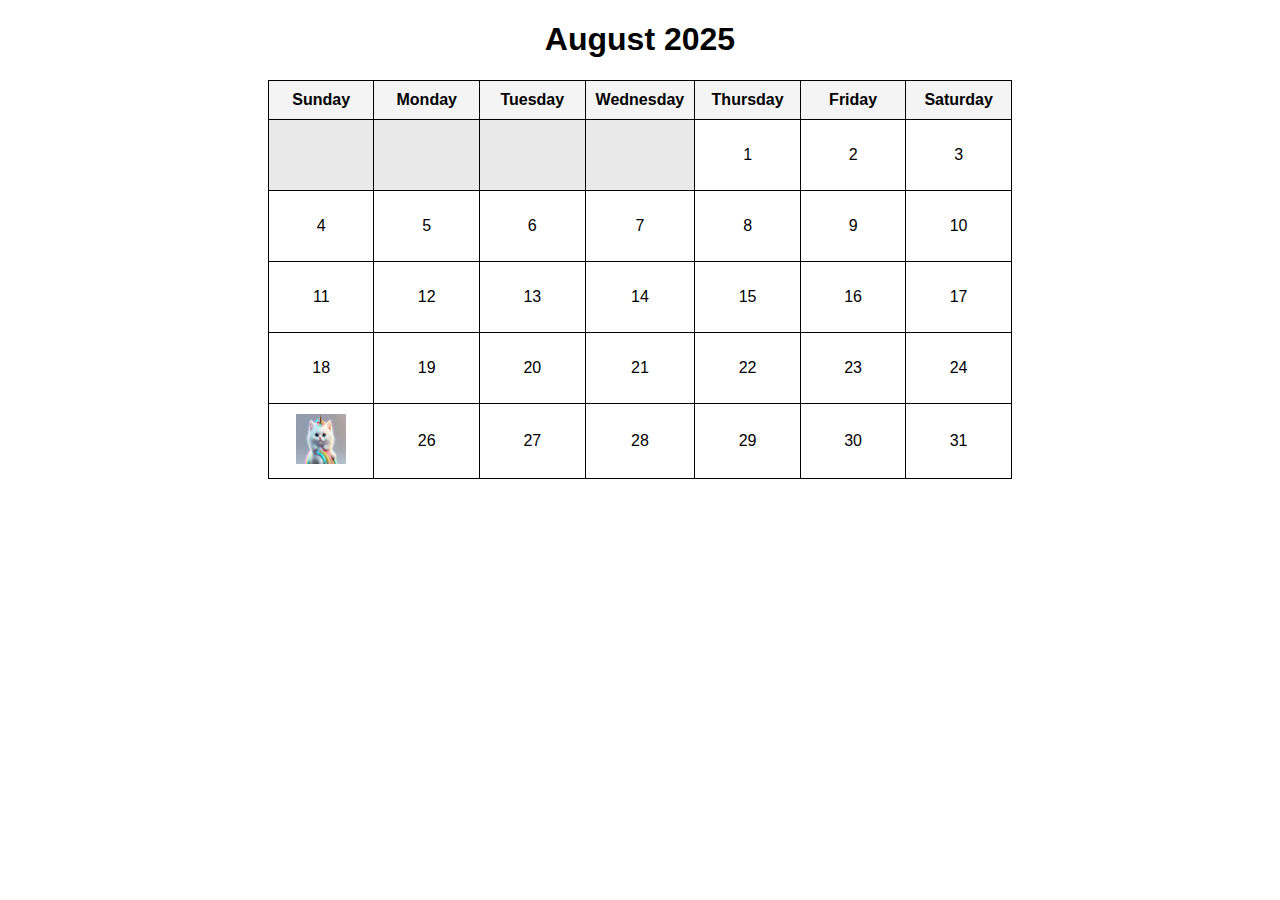
<file: index.html>
<!DOCTYPE html>
<html lang="en">
<head>
  <meta charset="UTF-8">
  <meta name="viewport" content="width=device-width, initial-scale=1.0">
  <title>August Calendar</title>
  <style>
    body {
      font-family: Arial, sans-serif;
      text-align: center;
      margin: 20px;
    }
    table {
      margin: 0 auto;
      border-collapse: collapse;
      width: 60%;
    }
    th, td {
      border: 1px solid #000;
      padding: 10px;
      text-align: center;
      width: 14.28%;
    }
    th {
      background-color: #f4f4f4;
    }
    td {
      height: 50px;
    }
    .empty {
      background-color: #e9e9e9;
    }
  </style>
</head>
<body>
  <h1>August 2025</h1>
  <table>
    <thead>
      <tr>
        <th>Sunday</th>
        <th>Monday</th>
        <th>Tuesday</th>
        <th>Wednesday</th>
        <th>Thursday</th>
        <th>Friday</th>
        <th>Saturday</th>
      </tr>
    </thead>
    <tbody>
      <tr>
        <td class="empty"></td>
        <td class="empty"></td>
        <td class="empty"></td>
        <td class="empty"></td>
        <td>1</td>
        <td>2</td>
        <td>3</td>
      </tr>
      <tr>
        <td>4</td>
        <td>5</td>
        <td>6</td>
        <td>7</td>
        <td>8</td>
        <td>9</td>
        <td>10</td>
      </tr>
      <tr>
        <td>11</td>
        <td>12</td>
        <td>13</td>
        <td>14</td>
        <td>15</td>
        <td>16</td>
        <td>17</td>
      </tr>
      <tr>
        <td>18</td>
        <td>19</td>
        <td>20</td>
        <td>21</td>
        <td>22</td>
        <td>23</td>
        <td>24</td>
      </tr><td>
        <a href="profile.html">
          <img src="vea.jpg.webp" alt="Birthday Image" width="50" height="50">
        </a>
        <br>
        <a href="profile.html"></a>
      </td>
        <td>26</td>
        <td>27</td>
        <td>28</td>
        <td>29</td>
        <td>30</td>
        <td>31</td>
      </tr>
    </tbody>
  </table>
</body>
</html>
</file>
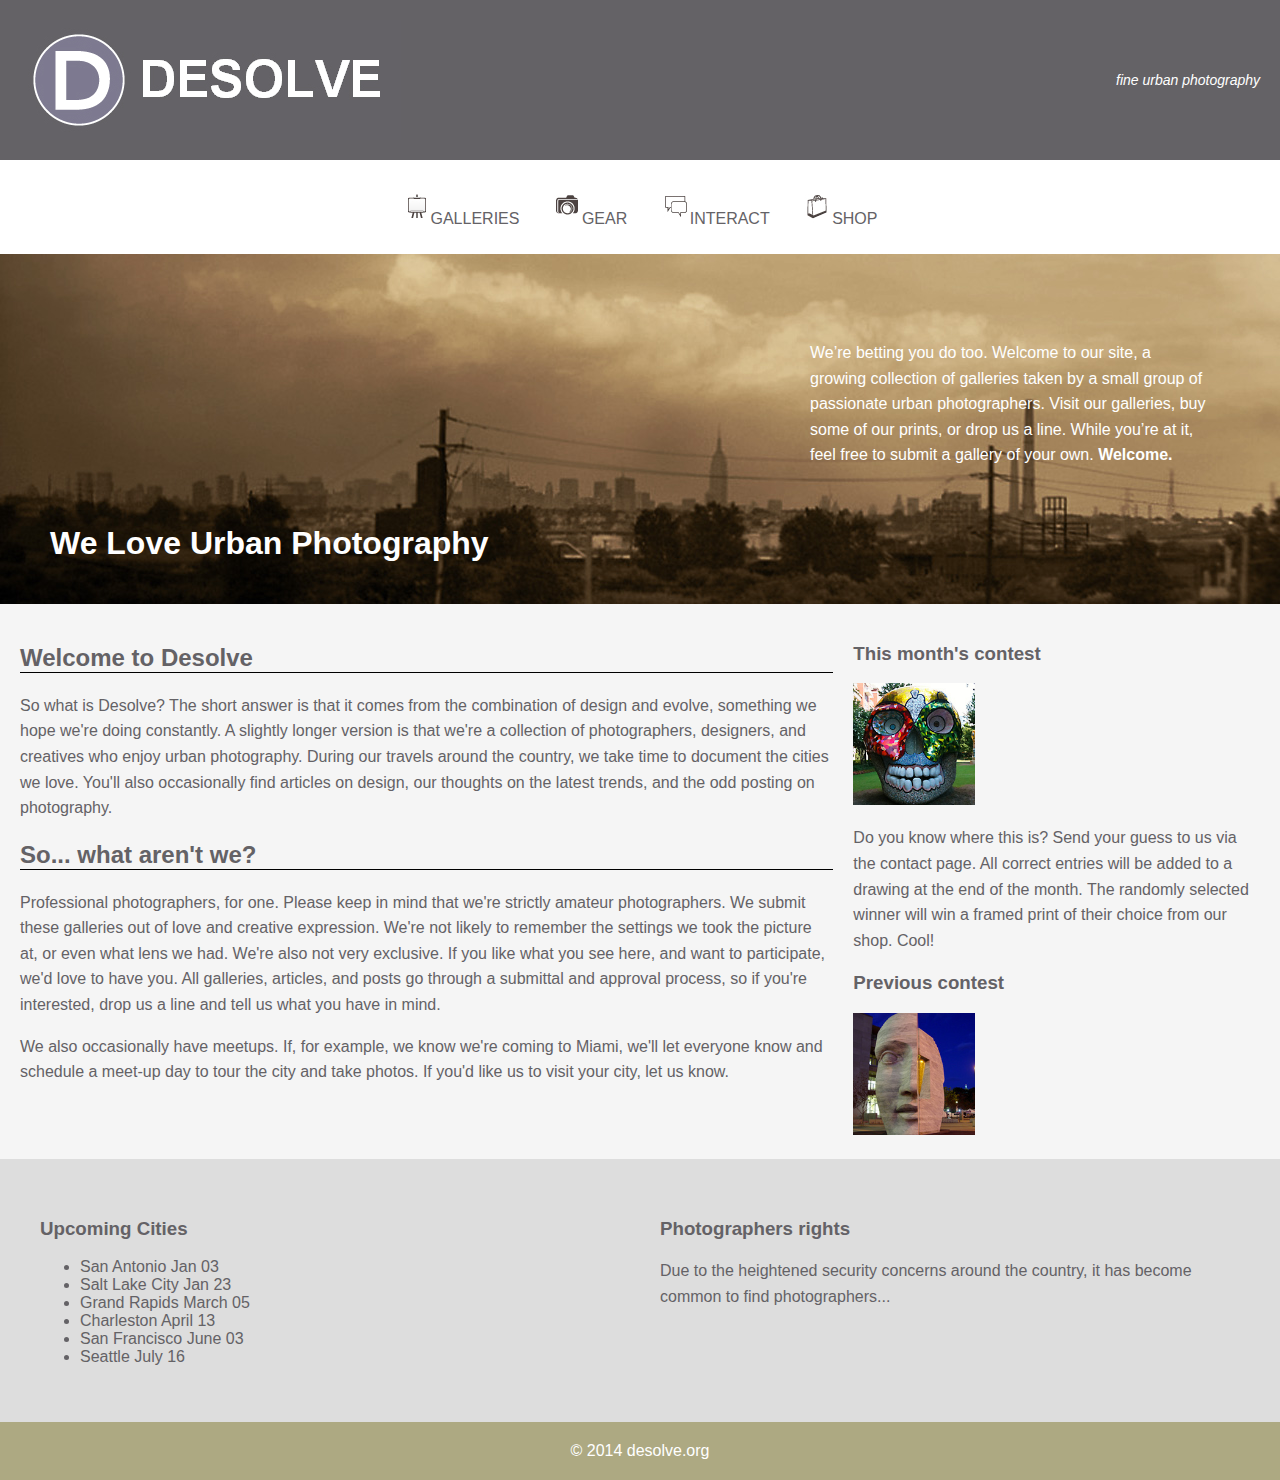
<file: AWEBDES-PRELIM ALAGAD/index.html>
<!DOCTYPE html>
<html lang="en">
<head>
    <meta charset="UTF-8">
    <meta name="viewport" content="width=device-width, initial-scale=1.0">
    <title>Desolve - Urban Photography</title>
    <link rel="stylesheet" href="style.css">
</head>
<body>
    <header>
        <img src="images/logo.jpg">
        <div class="tagline">fine urban photography</div>
    </header>

    <nav>
        <ul>
            <li><img src="images/nav_galleries.jpg">GALLERIES</a></li>
            <li><img src="images/nav_gear.jpg">GEAR</a></li>
            <li><img src="images/nav_interact.jpg">INTERACT</a></li>
            <li><img src="images/nav_shop.jpg">SHOP</a></li>
        </ul>
    </nav>

    <div class="hero">
        <div class="text-content"> 
          <p>We’re betting you do too. Welcome to our site, a growing collection of galleries taken by a small group of passionate urban photographers. Visit our galleries, buy some of our prints, or drop us a line. While you’re at it, feel free to submit a gallery of your own. <strong>Welcome.</strong></p>
        </div>
        <h1>We Love Urban Photography</h1>
      </div>
    <main>
        <section class="content">
            <article>
                <h2 class="line">Welcome to Desolve</h2>
                <p>So what is Desolve? The short answer is that it comes from the combination of design and evolve, something we hope we're doing constantly. 
                    A slightly longer version is that we're a collection of photographers, designers, and creatives who enjoy urban photography. During our travels around the country,
                     we take time to document the cities we love. You'll also occasionally find articles on design, our thoughts on the latest trends, and the odd posting on photography.</p>
            </article>

            <article>
                <h2 class="line">So... what aren't we?</h2>
                <p>Professional photographers, for one. Please keep in mind that we're strictly amateur photographers. We submit these galleries out of love and creative expression. 
                    We're not likely to remember the settings we took the picture at, or even what lens we had. We're also not very exclusive. If you like what you see here, and want to participate,
                     we'd love to have you. All galleries, articles, 
                    and posts go through a submittal and approval process, so if you're interested, drop us a line and tell us what you have in mind.</p>
                    <p>We also occasionally have meetups. If, for example, we know we're coming to Miami,
                     we'll let everyone know and schedule a meet-up day to tour the city and take photos. If you'd like us to visit your city, let us know.</p>
            </article>
        </section>

        <aside>
            <div class="contest">
                <h3>This month's contest</h3>
                <img src="images/contest.jpg" alt="Contest Image">
                <p>Do you know where this is? Send your guess to us via the contact page. All correct entries will be added to a drawing at the end of the month. The randomly selected winner will win a framed print of their choice from our shop. Cool!</p>
            </div>
            <div class="previous-contest">
                <h3>Previous contest</h3>
                <img src="images/previous.jpg" alt="Previous Contest Image">
            </div>
        </aside>
    </main>

    <section class="info">
        <div class="upcoming">
            <h3>Upcoming Cities</h3>
            <ul>
                <li>San Antonio Jan 03</li>
                <li>Salt Lake City Jan 23</li>
                <li>Grand Rapids March 05</li>
                <li>Charleston April 13</li>
                <li>San Francisco June 03</li>
                <li>Seattle July 16</li>
            </ul>
        </div>

        <div class="rights">
            <h3>Photographers rights</h3>
            <p>Due to the heightened security concerns around the country, it has become common to find photographers...</p>
        </div>
    </section>

    <footer>
        &copy; 2014 desolve.org
    </footer>
</body>
</html>
</file>
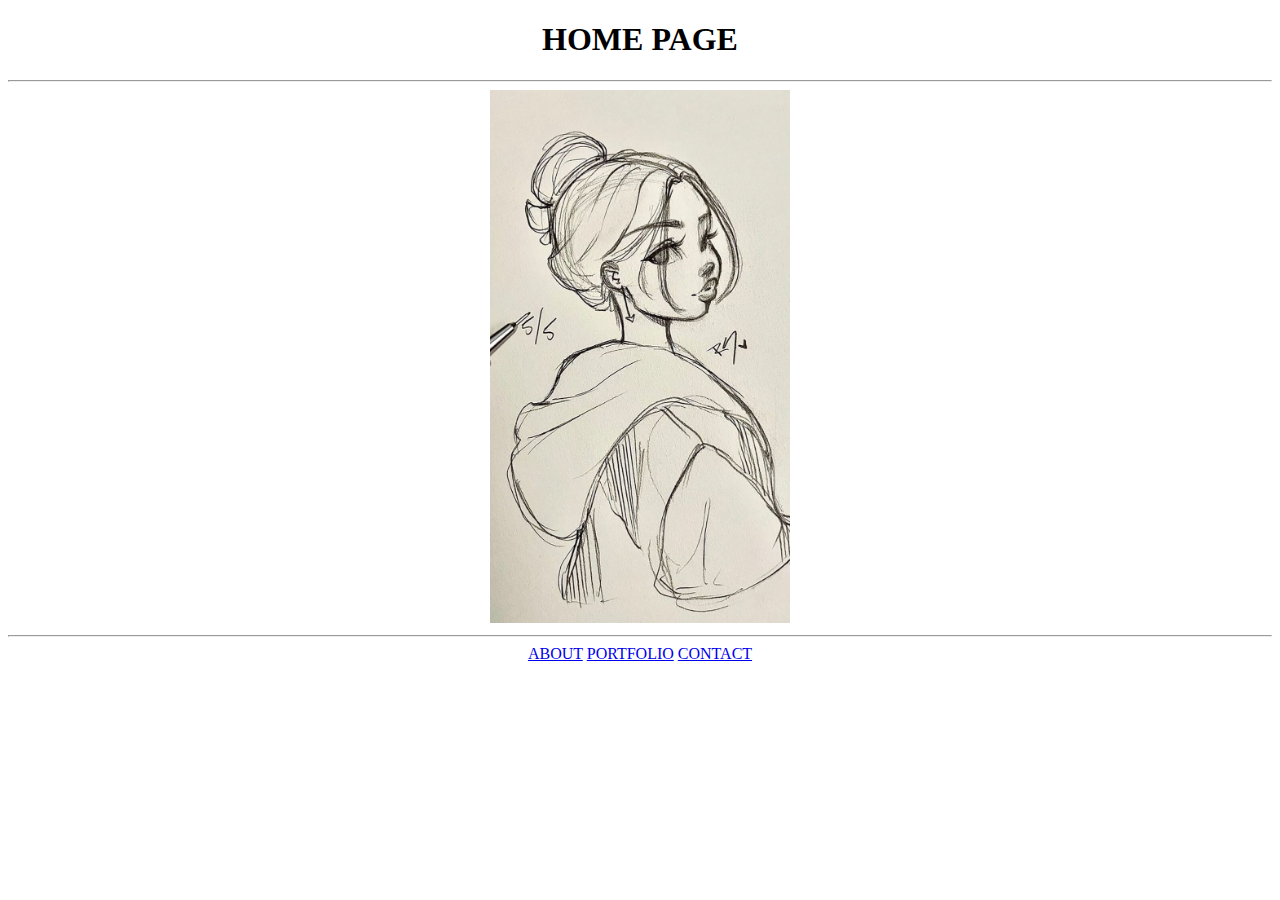
<file: Week 3/index.html>
<!DOCTYPE html>
<html lang="en">
<head>
    <meta charset="UTF-8">
    <meta name="viewport" content="width=device-width, initial-scale=1.0">
    <title>Document</title>
</head>
<body>
<Center>
    <h1>HOME PAGE</h1>
    <hr>
    <img src="image.jpg" width="300px">
    <hr/>
    <a href="about.html">ABOUT</a>
    <a href="portfolio.html">PORTFOLIO</a>
    <a href="contact.html">CONTACT</a>
</Center>
</body>
</html>
</file>
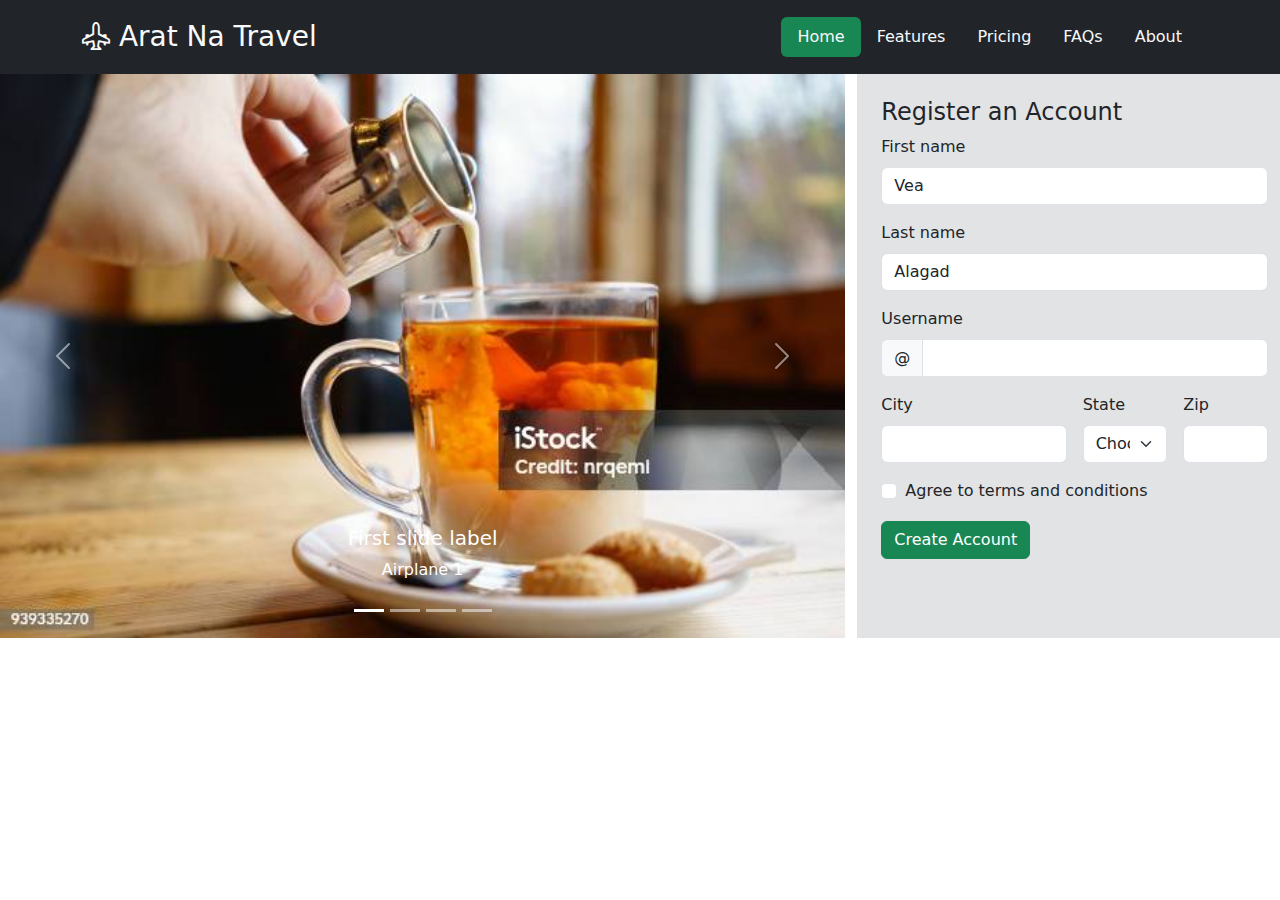
<file: week5/index.html>
<!doctype html>
<html lang="en">
  <head>
    <meta charset="utf-8">
    <meta name="viewport" content="width=device-width, initial-scale=1">
    <title>arat na travel</title>
    <link href="https://cdn.jsdelivr.net/npm/bootstrap@5.3.3/dist/css/bootstrap.min.css" rel="stylesheet" integrity="sha384-QWTKZyjpPEjISv5WaRU9OFeRpok6YctnYmDr5pNlyT2bRjXh0JMhjY6hW+ALEwIH" crossorigin="anonymous">
    <link rel="stylesheet" href="https://cdn.jsdelivr.net/npm/bootstrap-icons@1.11.3/font/bootstrap-icons.min.css">
  </head>
  <body>
    <nav class="bg-dark p-3">
        <div class="container">
            <header class="d-flex justify-content-between align-items-center">
            <a href="#" class="text-light text-decoration-none fs-3">
                <i class="bi bi-airplane-engines"></i> Arat Na Travel
            </a>

            <ul class="nav nav-pills">
                <li class="nav-item">
                  <a class="nav-link link-light text-bg-success active" aria-current="page" href="#">Home</a>
                </li>
                <li class="nav-item">
                  <a class="nav-link link-light" href="#">Features</a>
                </li>
                <li class="nav-item">
                  <a class="nav-link link-light" href="#">Pricing</a>
                </li>
                <li class="nav-item">
                    <a class="nav-link link-light" href="#">FAQs</a>
                  </li>
                  <li class="nav-item">
                    <a class="nav-link link-light" href="#">About</a>
                  </li>
              </ul>
            </header>  
        </div>

    </nav>

    <div class="hero">
        <div class="container-fluid g-0">
            <div class="row">
                <div class="col-8">
                <div id="carouselExampleCaptions" class="carousel slide">
                    <div class="carousel-indicators">
                      <button type="button" data-bs-target="#carouselExampleCaptions" data-bs-slide-to="0" class="active" aria-current="true" aria-label="Slide 1"></button>
                      <button type="button" data-bs-target="#carouselExampleCaptions" data-bs-slide-to="1" aria-label="Slide 2"></button>
                      <button type="button" data-bs-target="#carouselExampleCaptions" data-bs-slide-to="2" aria-label="Slide 3"></button>
                      <button type="button" data-bs-target="#carouselExampleCaptions" data-bs-slide-to="3" aria-label="Slide 4"></button>
                    </div>
                    <div class="carousel-inner">
                      <div class="carousel-item active">
                        <img src="images/pic2.jpg" class="d-block w-100" alt="...">
                        <div class="carousel-caption d-none d-md-block">
                          <h5>First slide label</h5>
                          <p>Airplane 1</p>
                        </div>
                      </div>
                      <div class="carousel-item">
                        <img src="images/pic4.webp" class="d-block w-100" alt="...">
                        <div class="carousel-caption d-none d-md-block">
                          <h5>Second slide label</h5>
                          <p>Airplane 2</p>
                        </div>
                      </div>
                      <div class="carousel-item">
                        <img src="images/pic1.jpg" class="d-block w-100" alt="...">
                        <div class="carousel-caption d-none d-md-block">
                          <h5>Third slide label</h5>
                          <p>Airplane 3</p>
                        </div>
                      </div>
                      <div class="carousel-item">
                        <img src="images/pic3.webp" class="d-block w-100" alt="...">
                        <div class="carousel-caption d-none d-md-block">
                          <h5>fourth slide label</h5>
                          <p>Airplane 4</p>
                        </div>
                      </div>
                    </div>
                    <button class="carousel-control-prev" type="button" data-bs-target="#carouselExampleCaptions" data-bs-slide="prev">
                      <span class="carousel-control-prev-icon" aria-hidden="true"></span>
                      <span class="visually-hidden">Previous</span>
                    </button>
                    <button class="carousel-control-next" type="button" data-bs-target="#carouselExampleCaptions" data-bs-slide="next">
                      <span class="carousel-control-next-icon" aria-hidden="true"></span>
                      <span class="visually-hidden">Next</span>
                    </button>
                  </div>
                </div>
                <div class="col-4 bg-secondary-subtle p-4">
                    <h4>Register an Account</h4>
                    <form class="row g-3 needs-validation" novalidate>
                        <div class="col-12">
                          <label for="validationCustom01" class="form-label">First name</label>
                          <input type="text" class="form-control" id="validationCustom01" value="Vea" required>
                          <div class="valid-feedback">
                            Looks good!
                          </div>
                        </div>
                        <div class="col-12">
                          <label for="validationCustom02" class="form-label">Last name</label>
                          <input type="text" class="form-control" id="validationCustom02" value="Alagad" required>
                          <div class="valid-feedback">
                            Looks good!
                          </div>
                        </div>
                        <div class="col-12">
                          <label for="validationCustomUsername" class="form-label">Username</label>
                          <div class="input-group has-validation">
                            <span class="input-group-text" id="inputGroupPrepend">@</span>
                            <input type="text" class="form-control" id="validationCustomUsername" aria-describedby="inputGroupPrepend" required>
                            <div class="invalid-feedback">
                              Please choose a username.
                            </div>
                          </div>
                        </div>
                        <div class="col-md-6">
                          <label for="validationCustom03" class="form-label">City</label>
                          <input type="text" class="form-control" id="validationCustom03" required>
                          <div class="invalid-feedback">
                            Please provide a valid city.
                          </div>
                        </div>
                        <div class="col-md-3">
                          <label for="validationCustom04" class="form-label">State</label>
                          <select class="form-select" id="validationCustom04" required>
                            <option selected disabled value="">Choose...</option>
                            <option>...</option>
                          </select>
                          <div class="invalid-feedback">
                            Please select a valid state.
                          </div>
                        </div>
                        <div class="col-md-3">
                          <label for="validationCustom05" class="form-label">Zip</label>
                          <input type="text" class="form-control" id="validationCustom05" required>
                          <div class="invalid-feedback">
                            Please provide a valid zip.
                          </div>
                        </div>
                        <div class="col-12">
                          <div class="form-check">
                            <input class="form-check-input" type="checkbox" value="" id="invalidCheck" required>
                            <label class="form-check-label" for="invalidCheck">
                              Agree to terms and conditions
                            </label>
                            <div class="invalid-feedback">
                              You must agree before submitting.
                            </div>
                          </div>
                        </div>
                        <div class="col-12">
                          <button class="btn btn-success" type="submit">Create Account</button>
                        </div>
                      </form>
                </div>
            </div>
        </div>
    </div>


    <script src="https://cdn.jsdelivr.net/npm/bootstrap@5.3.3/dist/js/bootstrap.bundle.min.js" integrity="sha384-YvpcrYf0tY3lHB60NNkmXc5s9fDVZLESaAA55NDzOxhy9GkcIdslK1eN7N6jIeHz" crossorigin="anonymous"></script>
  </body>
</html>
</file>
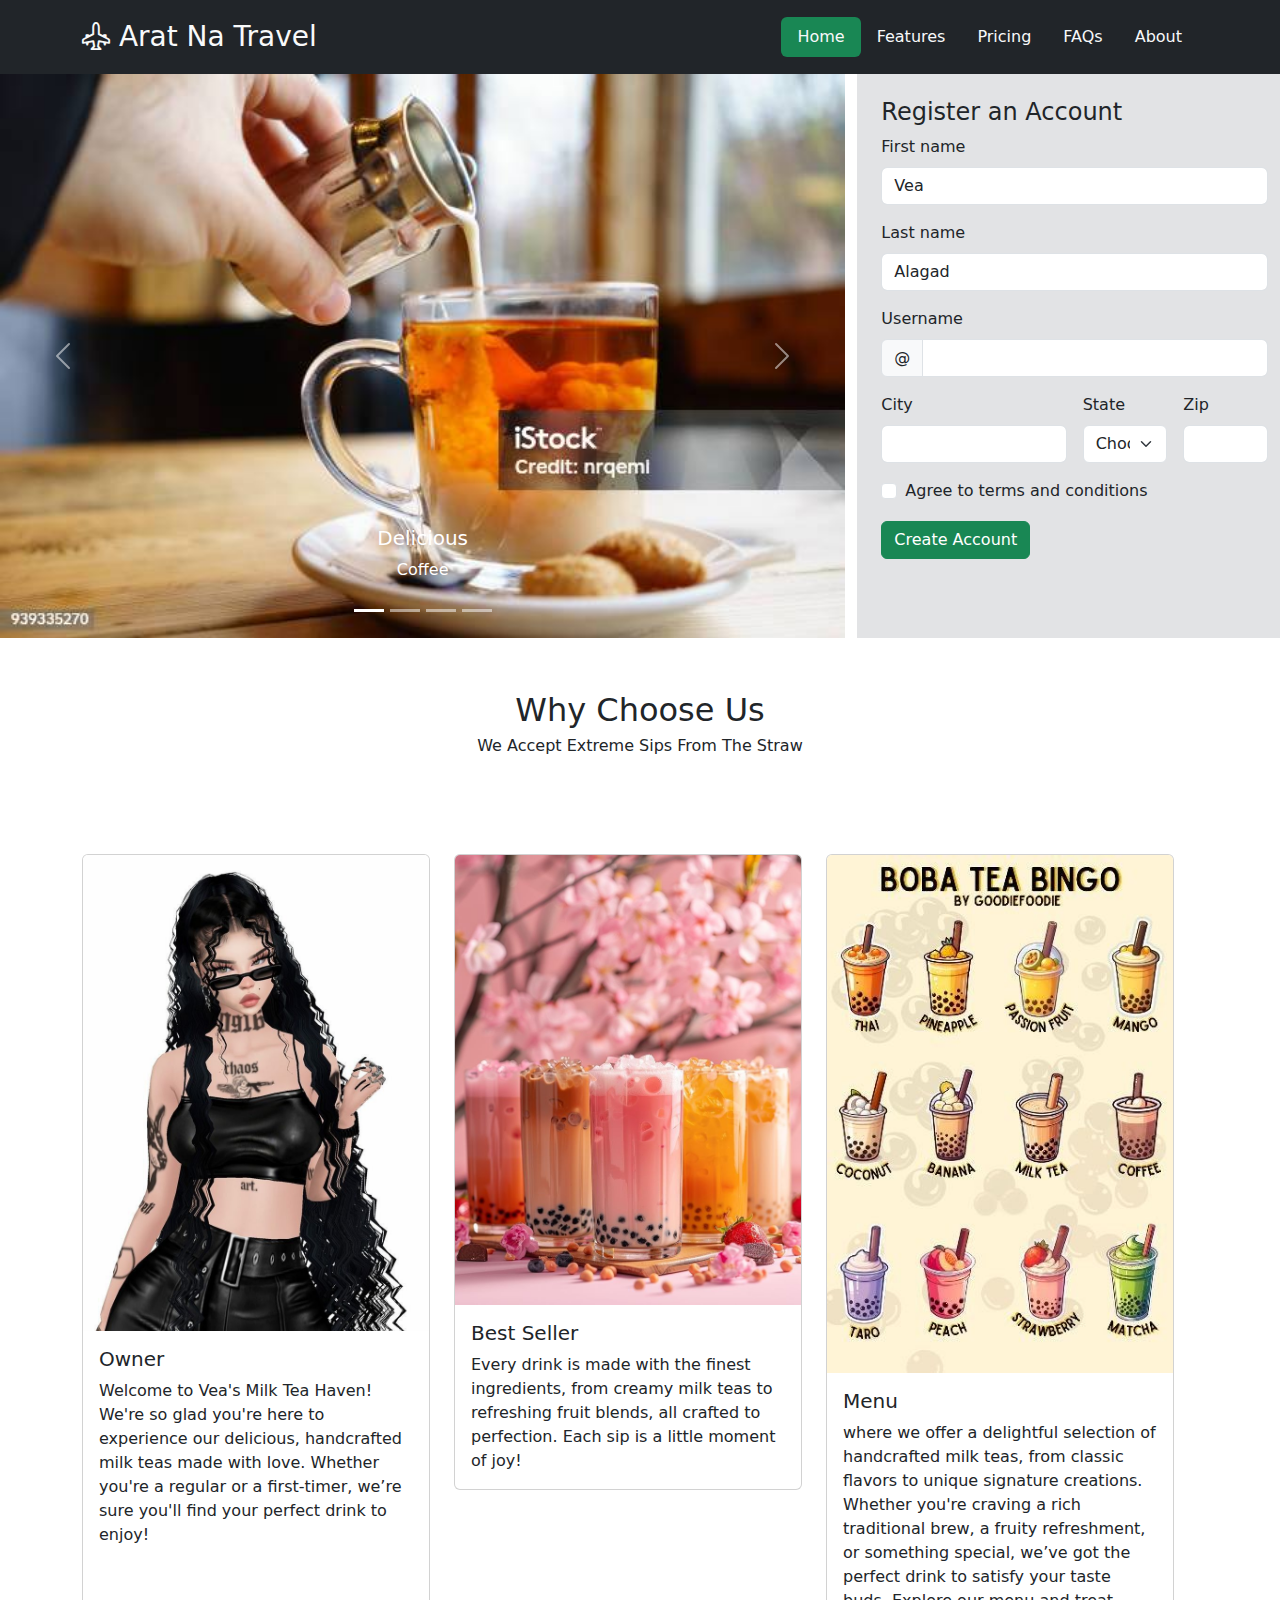
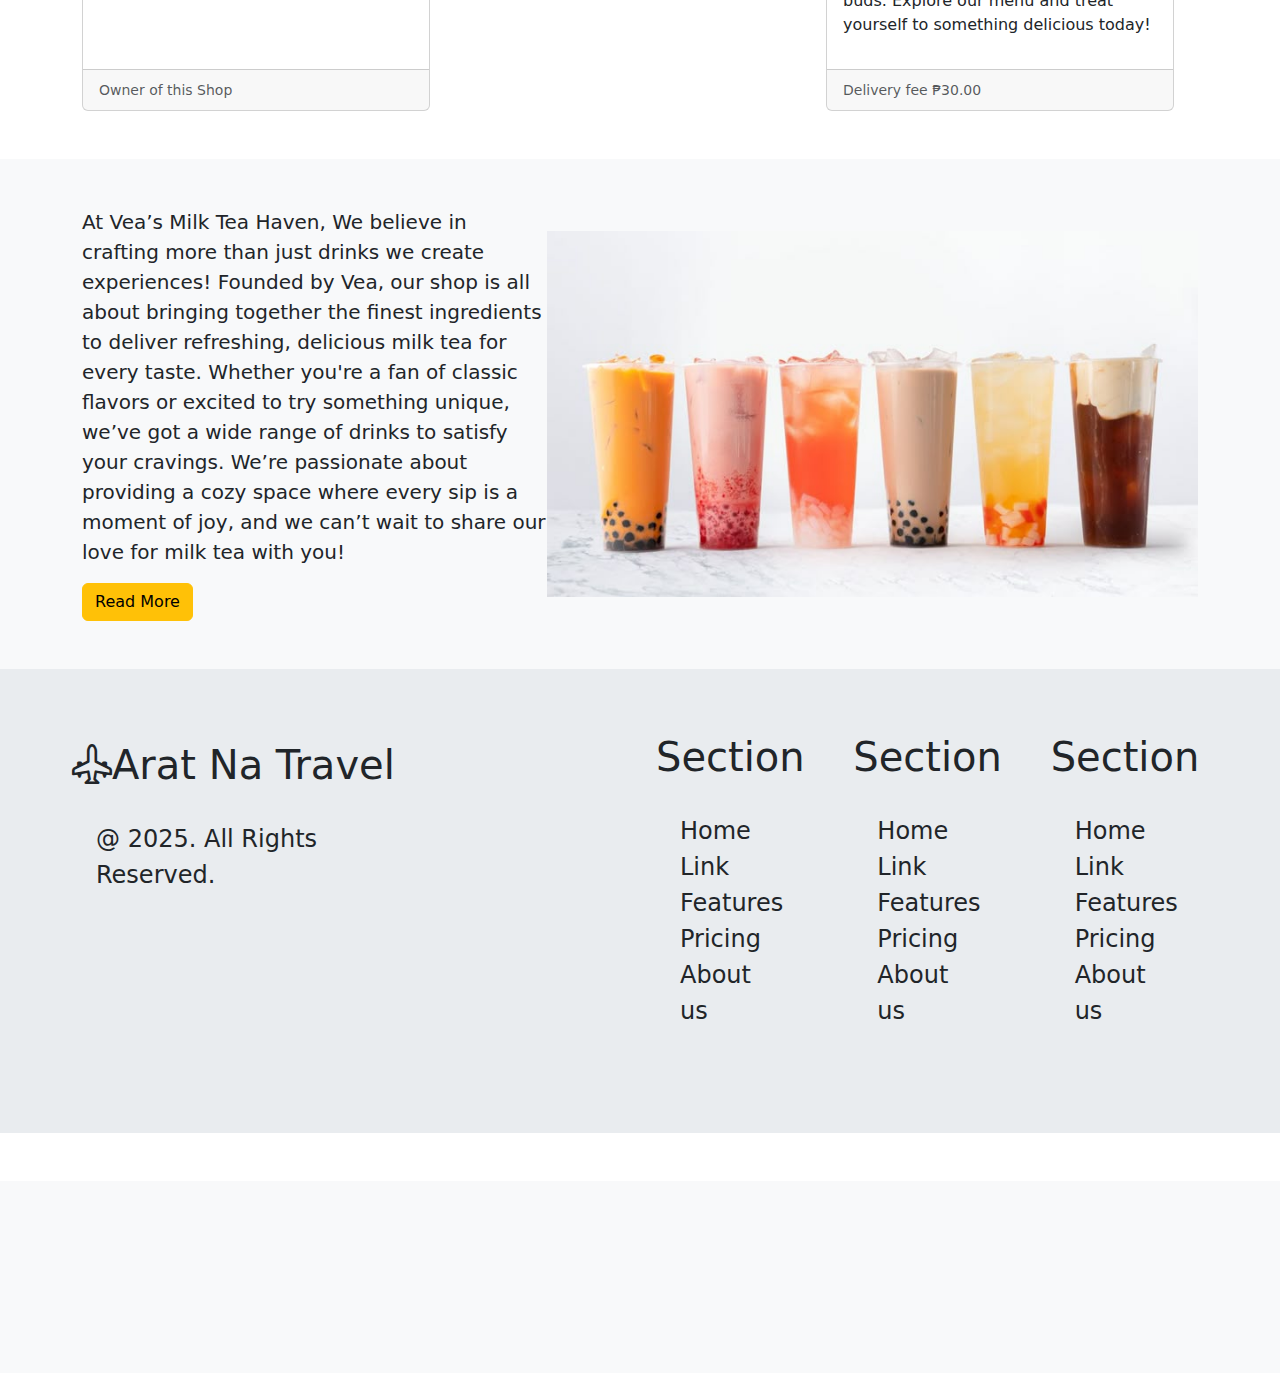
<file: week6/index.html>
<!doctype html>
<html lang="en">
  <head>
    <meta charset="utf-8">
    <meta name="viewport" content="width=device-width, initial-scale=1">
    <title>Bootstrap demo</title>
    <link href="https://cdn.jsdelivr.net/npm/bootstrap@5.3.3/dist/css/bootstrap.min.css" rel="stylesheet" integrity="sha384-QWTKZyjpPEjISv5WaRU9OFeRpok6YctnYmDr5pNlyT2bRjXh0JMhjY6hW+ALEwIH" crossorigin="anonymous">
    <link rel="stylesheet" href="https://cdn.jsdelivr.net/npm/bootstrap-icons@1.11.3/font/bootstrap-icons.min.css">
  </head>
  <body>
    <nav class="bg-dark p-3">
        <div class="container">
            <header class="d-flex justify-content-between align-items-center">
            <a href="#" class="text-light text-decoration-none fs-3">
                <i class="bi bi-airplane-engines"></i> Arat Na Travel
            </a>

            <ul class="nav nav-pills">
                <li class="nav-item">
                  <a class="nav-link link-light text-bg-success active" aria-current="page" href="#">Home</a>
                </li>
                <li class="nav-item">
                  <a class="nav-link link-light" href="#">Features</a>
                </li>
                <li class="nav-item">
                  <a class="nav-link link-light" href="#">Pricing</a>
                </li>
                <li class="nav-item">
                    <a class="nav-link link-light" href="#">FAQs</a>
                  </li>
                  <li class="nav-item">
                    <a class="nav-link link-light" href="#">About</a>
                  </li>
              </ul>
            </header>  
        </div>

    </nav>

    <div class="hero">
        <div class="container-fluid g-0">
            <div class="row">
                <div class="col-8">
                <div id="carouselExampleCaptions" class="carousel slide">
                    <div class="carousel-indicators">
                      <button type="button" data-bs-target="#carouselExampleCaptions" data-bs-slide-to="0" class="active" aria-current="true" aria-label="Slide 1"></button>
                      <button type="button" data-bs-target="#carouselExampleCaptions" data-bs-slide-to="1" aria-label="Slide 2"></button>
                      <button type="button" data-bs-target="#carouselExampleCaptions" data-bs-slide-to="2" aria-label="Slide 3"></button>
                      <button type="button" data-bs-target="#carouselExampleCaptions" data-bs-slide-to="3" aria-label="Slide 4"></button>
                    </div>
                    <div class="carousel-inner">
                      <div class="carousel-item active">
                        <img src="images/pic2.jpg" class="d-block w-100" alt="...">
                        <div class="carousel-caption d-none d-md-block">
                          <h5>Delicious</h5>
                          <p>Coffee </p>
                        </div>
                      </div>
                      <div class="carousel-item">
                        <img src="images/pic4.webp" class="d-block w-100" alt="...">
                        <div class="carousel-caption d-none d-md-block">
                          <h5>Tasty</h5>
                          <p>Ice Cream</p>
                        </div>
                      </div>
                      <div class="carousel-item">
                        <img src="images/pic1.jpg" class="d-block w-100" alt="...">
                        <div class="carousel-caption d-none d-md-block">
                          <h5>Affordable</h5>
                          <p>Milktea</p>
                        </div>
                      </div>
                      <div class="carousel-item">
                        <img src="images/pic3.webp" class="d-block w-100" alt="...">
                        <div class="carousel-caption d-none d-md-block">
                          <h5>Satisfying</h5>
                          <p>Strawberry Milk Shake</p>
                        </div>
                      </div>
                    </div>
                    <button class="carousel-control-prev" type="button" data-bs-target="#carouselExampleCaptions" data-bs-slide="prev">
                      <span class="carousel-control-prev-icon" aria-hidden="true"></span>
                      <span class="visually-hidden">Previous</span>
                    </button>
                    <button class="carousel-control-next" type="button" data-bs-target="#carouselExampleCaptions" data-bs-slide="next">
                      <span class="carousel-control-next-icon" aria-hidden="true"></span>
                      <span class="visually-hidden">Next</span>
                    </button>
                  </div>
                </div>
                <div class="col-4 bg-secondary-subtle p-4">
                    <h4>Register an Account</h4>
                    <form class="row g-3 needs-validation" novalidate>
                        <div class="col-12">
                          <label for="validationCustom01" class="form-label">First name</label>
                          <input type="text" class="form-control" id="validationCustom01" value="Vea" required>
                          <div class="valid-feedback">
                            Looks good!
                          </div>
                        </div>
                        <div class="col-12">
                          <label for="validationCustom02" class="form-label">Last name</label>
                          <input type="text" class="form-control" id="validationCustom02" value="Alagad" required>
                          <div class="valid-feedback">
                            Looks good!
                          </div>
                        </div>
                        <div class="col-12">
                          <label for="validationCustomUsername" class="form-label">Username</label>
                          <div class="input-group has-validation">
                            <span class="input-group-text" id="inputGroupPrepend">@</span>
                            <input type="text" class="form-control" id="validationCustomUsername" aria-describedby="inputGroupPrepend" required>
                            <div class="invalid-feedback">
                              Please choose a username.
                            </div>
                          </div>
                        </div>
                        <div class="col-md-6">
                          <label for="validationCustom03" class="form-label">City</label>
                          <input type="text" class="form-control" id="validationCustom03" required>
                          <div class="invalid-feedback">
                            Please provide a valid city.
                          </div>
                        </div>
                        <div class="col-md-3">
                          <label for="validationCustom04" class="form-label">State</label>
                          <select class="form-select" id="validationCustom04" required>
                            <option selected disabled value="">Choose...</option>
                            <option>...</option>
                          </select>
                          <div class="invalid-feedback">
                            Please select a valid state.
                          </div>
                        </div>
                        <div class="col-md-3">
                          <label for="validationCustom05" class="form-label">Zip</label>
                          <input type="text" class="form-control" id="validationCustom05" required>
                          <div class="invalid-feedback">
                            Please provide a valid zip.
                          </div>
                        </div>
                        <div class="col-12">
                          <div class="form-check">
                            <input class="form-check-input" type="checkbox" value="" id="invalidCheck" required>
                            <label class="form-check-label" for="invalidCheck">
                              Agree to terms and conditions
                            </label>
                            <div class="invalid-feedback">
                              You must agree before submitting.
                            </div>
                          </div>
                        </div>
                        <div class="col-12">
                          <button class="btn btn-success" type="submit">Create Account</button>
                        </div>
                      </form>
                </div>
            </div>
        </div>
    </div>

</section>

    <section> 
      
        <div class="container">
            <div class="row">
                <div class="text-center fs-2 p-5"> Why Choose Us
                    <div class="text-center fs-6">We Accept Extreme Sips From The Straw</div>
                </div>
                <div class="row row-cols-1 row-cols-md-3 g-4">
                    <div class="col">
                      <div class="card h-100">
                        <img src="images/owner.jpg" class="card-img-top" alt="...">
                        <div class="card-body">
                          <h5 class="card-title">Owner</h5>
                          <p class="card-text">Welcome to Vea's Milk Tea Haven! We're so glad you're here to experience our delicious, handcrafted milk teas made with love. Whether you're a regular or a first-timer, we’re sure you'll find your perfect drink to enjoy!</p>
                        </div>
                        <div class="card-footer">
                          <small class="text-body-secondary">Owner of this Shop</small>
                        </div>
                      </div>
                    </div>
                    <div class="col">
                      <div class="card h-80">
                        <img src="images/week6.jpg" class="card-img-top" alt="...">
                        <div class="card-body">
                          <h5 class="card-title">Best Seller</h5>
                          <p class="card-text">Every drink is made with the finest ingredients, from creamy milk teas to refreshing fruit blends, all crafted to perfection. Each sip is a little moment of joy!</p>
                        </div>
                        
                      </div>
                    </div>
                    <div class="col">
                      <div class="card h-100">
                        <img src="images/menu.jpg" class="card-img-top" alt="...">
                        <div class="card-body">
                          <h5 class="card-title">Menu</h5>
                          <p class="card-text">where we offer a delightful selection of handcrafted milk teas, from classic flavors to unique signature creations. Whether you're craving a rich traditional brew, a fruity refreshment, or something special, we’ve got the perfect drink to satisfy your taste buds. Explore our menu and treat yourself to something delicious today!</p>
                            </p>
                          </div>
                          <div class="card-footer">
                            <small class="text-body-secondary">Delivery fee ₱30.00</small>
                          </div>
                        </div>                   
                      </div>
                    </div>
                  </div>
            </div>
        </div>
        

    </section>

    <section class="bd-footer py-4 py-md-5 mt-5 bg-body-tertiary">
        <div class="container">
            <div class="row g-0 align-items-center">
                <div class="col-5">
                    <p class="text-start fs-5">At Vea’s Milk Tea Haven, We believe in crafting more than just drinks  we create experiences! Founded by Vea, our shop is all about bringing together the finest ingredients to deliver refreshing, delicious milk tea for every taste. Whether you're a fan of classic flavors or excited to try something unique, we’ve got a wide range of drinks to satisfy your cravings. We’re passionate about providing a cozy space where every sip is a moment of joy, and we can’t wait to share our love for milk tea with you!</p>
                    <button class="btn btn-warning" type="submit">Read More</button>
                </div>
                <div class="col-7">
                    <img src="images/aa.jpg" class="img-fluid width-100" alt="...">
                </div>
            </div>
        </div>
    </section>

    <section class="4thpage">
      <div class="row p-5 g-0 bg-body-secondary position-relative">
         
          
          <div class="col-6 p-4 ps-md-12 ">
              
            <h1 class="mt-0"> <i class="bi bi-airplane-engines"></i>Arat Na Travel</h1>
            <div class="col-6 p-4 ps-md-12 fs-4">
            <p></i>@ 2025. All Rights<br> Reserved.</p>
          </div>
          </div>

          <div class="col-2 p-3 ps-md-12 "> 
              <h1 class="mt-0"></i>Section</h1>
              <div class="col-6 p-4 ps-md-12 fs-4">
              <p></i>Home<br>Link<br>Features<br>Pricing<br>About us</p>
            </div>
            </div>

            <div class="col-2 p-3 ps-md-12 "> 
              <h1 class="mt-0"></i>Section</h1>
              <div class="col-6 p-4 ps-md-12 fs-4">
              <p></i>Home<br>Link<br>Features<br>Pricing<br>About us</p>
            </div>
            </div>

            <div class="col-2 p-3 ps-md-12 "> 
              <h1 class="mt-0"></i>Section</h1>
              <div class="col-6 p-4 ps-md-12 fs-4">
              <p></i>Home<br>Link<br>Features<br>Pricing<br>About us</p>
            </div>
            </div>
        
      </div>
</section>

    <footer class="bd-footer py-4 py-md-5 mt-5 bg-body-tertiary">
      <div class="container py-4 py-md-5 px-4 px-md-3 text-body-secondary">
        <div class="row">
          
        </div>
      </div>
    </footer>

    <script src="https://cdn.jsdelivr.net/npm/bootstrap@5.3.3/dist/js/bootstrap.bundle.min.js" integrity="sha384-YvpcrYf0tY3lHB60NNkmXc5s9fDVZLESaAA55NDzOxhy9GkcIdslK1eN7N6jIeHz" crossorigin="anonymous"></script>
  </body>
</html>
</file>
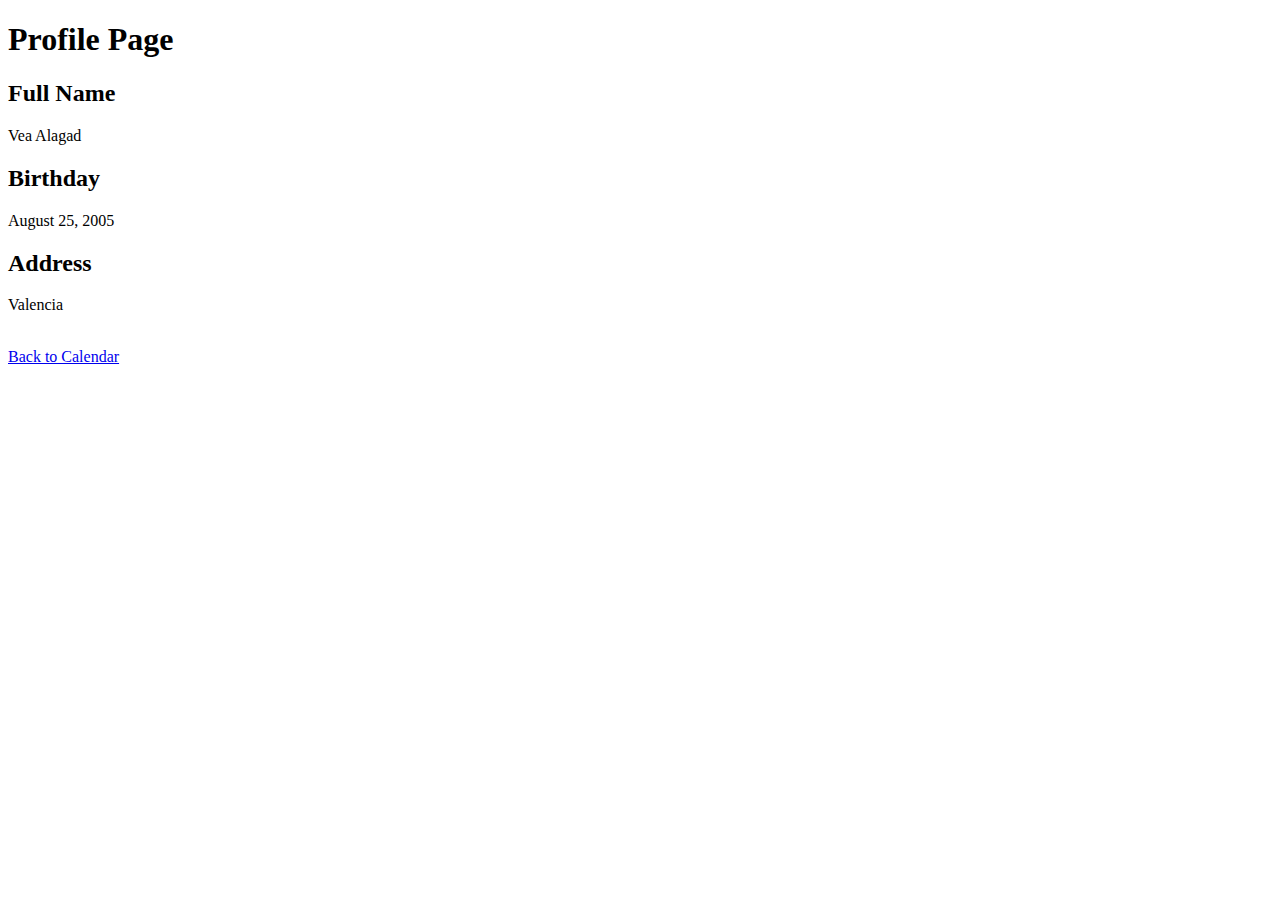
<file: profile.html>
<!DOCTYPE html>
<html lang="en">
<head>
  <meta charset="UTF-8">
  <meta name="viewport" content="width=device-width, initial-scale=1.0">
  <title>My Profile</title>
</head>
<body>
  <h1>Profile Page</h1>
  
  <h2>Full Name</h2>
  <p>Vea Alagad</p>

  <h2>Birthday</h2>
  <p>August 25, 2005</p>

  <h2>Address</h2>
  <p>Valencia</p>

  <br>
  <a href="index.html">Back to Calendar</a>

</body>
</html>
</file>
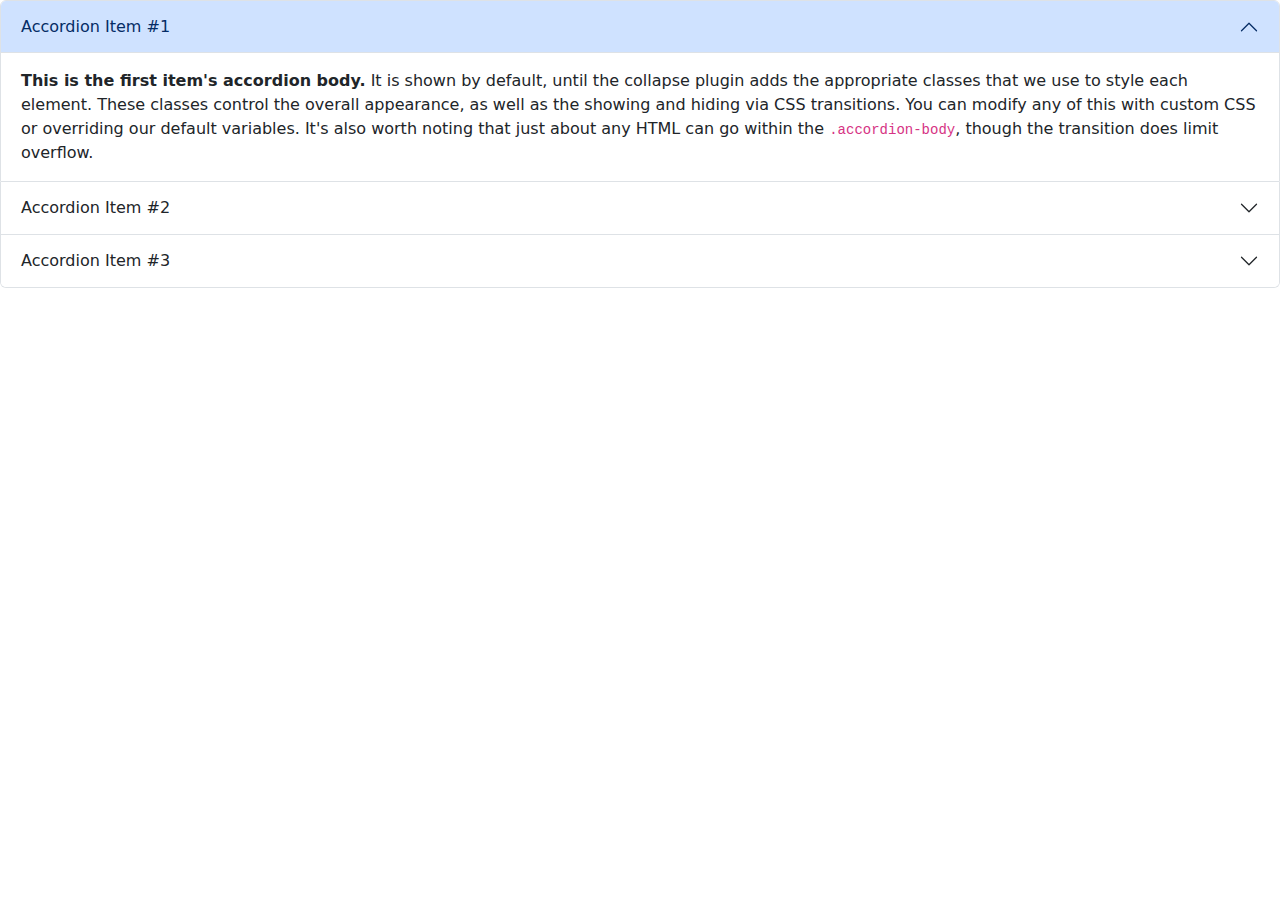
<file: bootsrap/accordion.html>
<!doctype html>
<html lang="en">
  <head>
    <meta charset="utf-8">
    <meta name="viewport" content="width=device-width, initial-scale=1">
    <title>Bootstrap demo</title>
    <link href="https://cdn.jsdelivr.net/npm/bootstrap@5.3.3/dist/css/bootstrap.min.css" rel="stylesheet" integrity="sha384-QWTKZyjpPEjISv5WaRU9OFeRpok6YctnYmDr5pNlyT2bRjXh0JMhjY6hW+ALEwIH" crossorigin="anonymous">
  </head>
  <body>
    <div class="accordion" id="accordionExample">
      <div class="accordion-item">
        <h2 class="accordion-header">
          <button class="accordion-button" type="button" data-bs-toggle="collapse" data-bs-target="#collapseOne" aria-expanded="true" aria-controls="collapseOne">
            Accordion Item #1
          </button>
        </h2>
        <div id="collapseOne" class="accordion-collapse collapse show" data-bs-parent="#accordionExample">
          <div class="accordion-body">
            <strong>This is the first item's accordion body.</strong> It is shown by default, until the collapse plugin adds the appropriate classes that we use to style each element. These classes control the overall appearance, as well as the showing and hiding via CSS transitions. You can modify any of this with custom CSS or overriding our default variables. It's also worth noting that just about any HTML can go within the <code>.accordion-body</code>, though the transition does limit overflow.
          </div>
        </div>
      </div>
      <div class="accordion-item">
        <h2 class="accordion-header">
          <button class="accordion-button collapsed" type="button" data-bs-toggle="collapse" data-bs-target="#collapseTwo" aria-expanded="false" aria-controls="collapseTwo">
            Accordion Item #2
          </button>
        </h2>
        <div id="collapseTwo" class="accordion-collapse collapse" data-bs-parent="#accordionExample">
          <div class="accordion-body">
            <strong>This is the second item's accordion body.</strong> It is hidden by default, until the collapse plugin adds the appropriate classes that we use to style each element. These classes control the overall appearance, as well as the showing and hiding via CSS transitions. You can modify any of this with custom CSS or overriding our default variables. It's also worth noting that just about any HTML can go within the <code>.accordion-body</code>, though the transition does limit overflow.
          </div>
        </div>
      </div>
      <div class="accordion-item">
        <h2 class="accordion-header">
          <button class="accordion-button collapsed" type="button" data-bs-toggle="collapse" data-bs-target="#collapseThree" aria-expanded="false" aria-controls="collapseThree">
            Accordion Item #3
          </button>
        </h2>
        <div id="collapseThree" class="accordion-collapse collapse" data-bs-parent="#accordionExample">
          <div class="accordion-body">
            <strong>This is the third item's accordion body.</strong> It is hidden by default, until the collapse plugin adds the appropriate classes that we use to style each element. These classes control the overall appearance, as well as the showing and hiding via CSS transitions. You can modify any of this with custom CSS or overriding our default variables. It's also worth noting that just about any HTML can go within the <code>.accordion-body</code>, though the transition does limit overflow.
          </div>
        </div>
      </div>
    </div>
    <script src="https://cdn.jsdelivr.net/npm/bootstrap@5.3.3/dist/js/bootstrap.bundle.min.js" integrity="sha384-YvpcrYf0tY3lHB60NNkmXc5s9fDVZLESaAA55NDzOxhy9GkcIdslK1eN7N6jIeHz" crossorigin="anonymous"></script>
  </body>
</html>
</file>
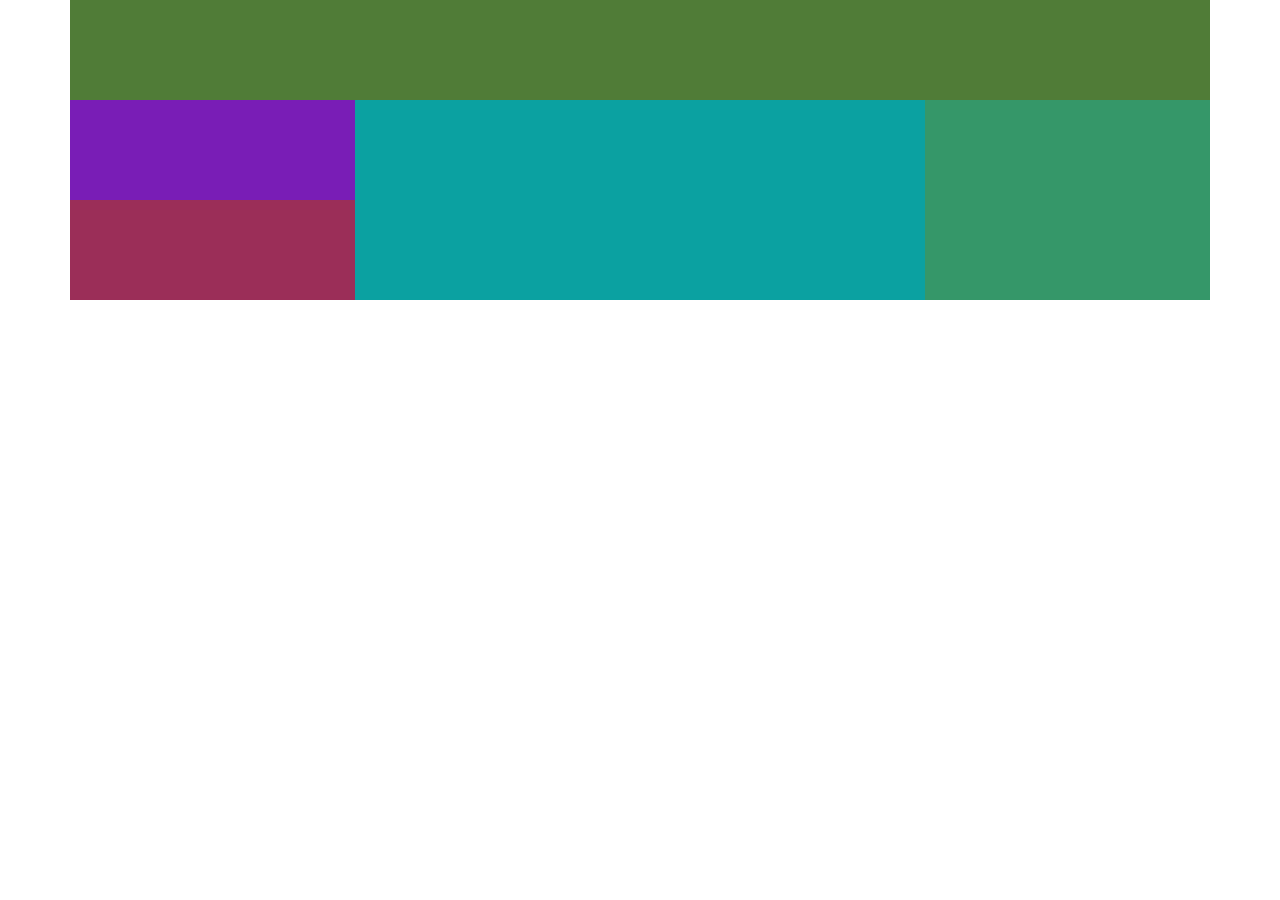
<file: bootsrap/layout.html>
<!doctype html>
<html lang="en">
  <head>
    <meta charset="utf-8">
    <meta name="viewport" content="width=device-width, initial-scale=1">
    <title>Bootstrap demo</title>
    <link href="https://cdn.jsdelivr.net/npm/bootstrap@5.3.3/dist/css/bootstrap.min.css" rel="stylesheet" integrity="sha384-QWTKZyjpPEjISv5WaRU9OFeRpok6YctnYmDr5pNlyT2bRjXh0JMhjY6hW+ALEwIH" crossorigin="anonymous">
    <link href="style.css" rel="stylesheet"/>
  </head>
  <body>
    <div class="container">
        <div class="row">
         <div class="col-4 box box5"></div>
         <div class="col-4 box box5"></div>
         <div class="col-4 box box5"></div>
         </div>
         <div class="row">
         <div class="col-3 box box1"></div>
         <div class="col-6 box box2"></div>
         <div class="col-3 box box3"></div>
         <div class="col-3 box box4"></div>
         <div class="col-6 box box2"></div>
         <div class="col-3 box box3"></div>
         
           
    </div>
    <script src="https://cdn.jsdelivr.net/npm/bootstrap@5.3.3/dist/js/bootstrap.bundle.min.js" integrity="sha384-YvpcrYf0tY3lHB60NNkmXc5s9fDVZLESaAA55NDzOxhy9GkcIdslK1eN7N6jIeHz" crossorigin="anonymous"></script>
  </body>
</html>
</file>
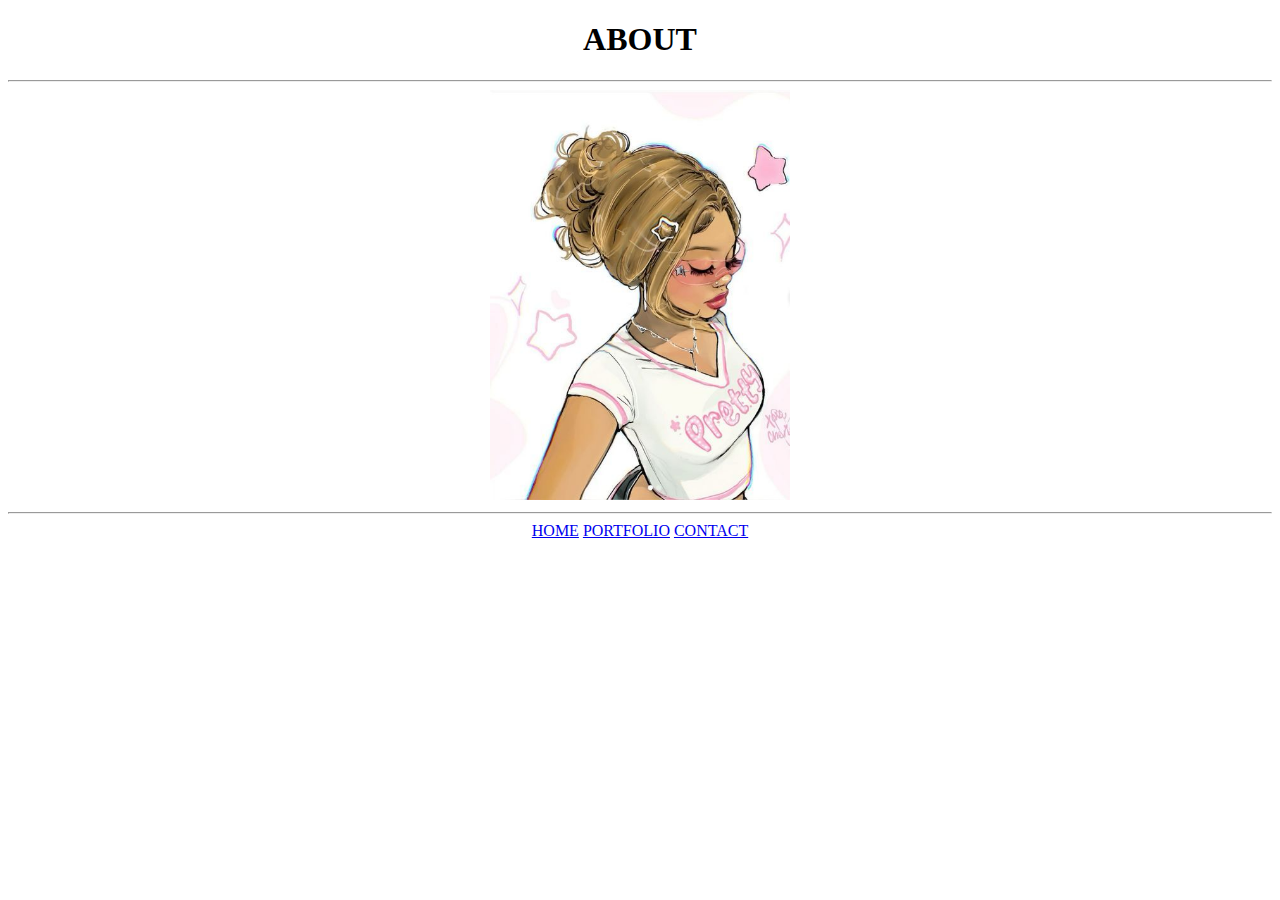
<file: Week 3/about.html>
<!DOCTYPE html>
<html lang="en">
<head>
    <meta charset="UTF-8">
    <meta name="viewport" content="width=device-width, initial-scale=1.0">
    <title>Document</title>
</head>
<body>
<center>
    <h1>ABOUT</h1>
    <hr/>
    <img src="about.jpg" width="300px"/>
    <hr/>
    <a href="index.html">HOME</a>
    <a href="portfolio.html">PORTFOLIO</a>
    <a href="contact.html">CONTACT</a>
</center>
</body>
</html>
</file>
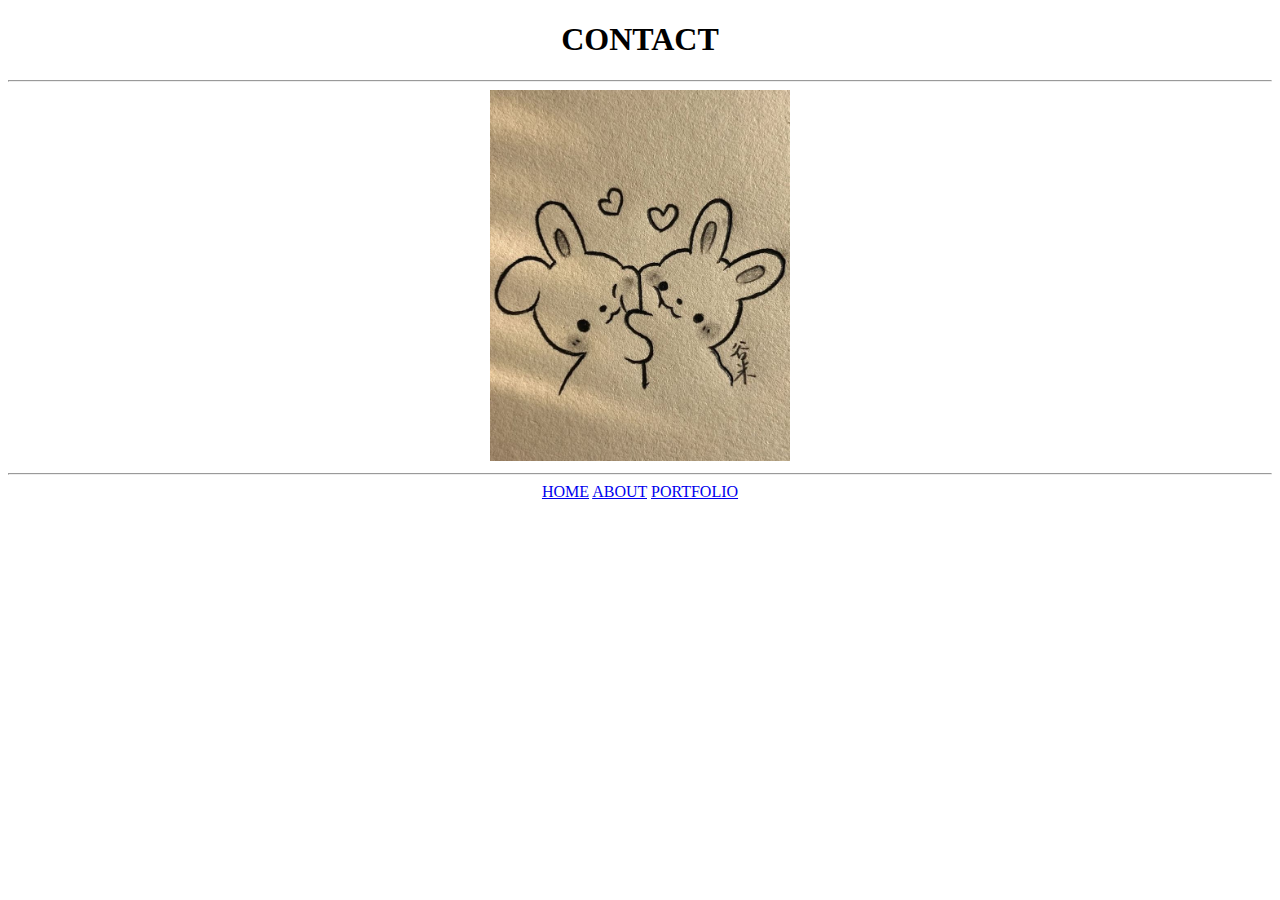
<file: Week 3/contact.html>
<!DOCTYPE html>
<html lang="en">
<head>
    <meta charset="UTF-8">
    <meta name="viewport" content="width=device-width, initial-scale=1.0">
    <title>Document</title>
</head>
<body>
<center>
    <h1>CONTACT</h1>
    <hr/>
    <img src="contact.jpg" width="300px">
    <hr/>
    <a href="index.html">HOME</a>
    <a href="about.html">ABOUT</a>
    <a href="portfolio.html">PORTFOLIO</a>
</center>
</body>
</html>
</file>
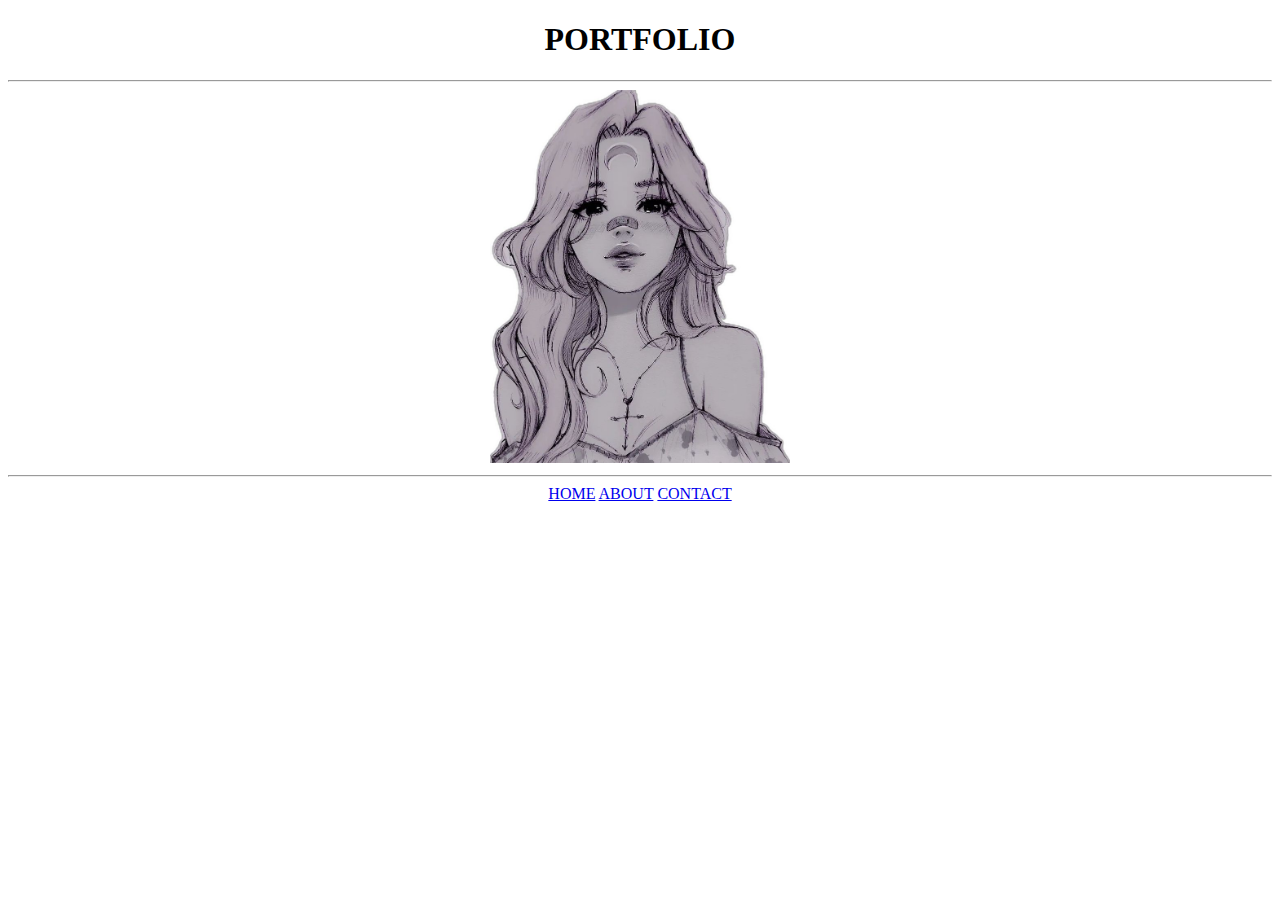
<file: Week 3/portfolio.html>
<!DOCTYPE html>
<html lang="en">
<head>
    <meta charset="UTF-8">
    <meta name="viewport" content="width=device-width, initial-scale=1.0">
    <title>Document</title>
</head>
<body>
<center>
    <h1>PORTFOLIO</h1>
    <hr/>
    <img src="images.jpg" width="300px">
    <hr/>
    <a href="index.html">HOME</a>
    <a href="about.html">ABOUT</a>
    <a href="contact.html">CONTACT</a>
</center>
</body>
</html>
</file>
<file: AWEBDES-PRELIM ALAGAD/style.css>
body {
    font-family: Arial, sans-serif;
    margin: 0;
    padding: 0;
    background: #f5f5f5;
    color: #646266;
}

header {
    background: #646266;
    color: white;
    display: flex;
    justify-content: space-between;
    padding: 20px;
    align-items: center;
}

.logo {
    font-size: 24px;
    font-weight: bold;
}

.tagline {
    font-size: 14px;
    font-style: italic;
}

nav {
    background: white;
    padding: 10px;
    text-align: center;
}

nav ul {
    list-style: none;
    padding: 0;
}

nav ul li {
    display: inline;
    margin: 0 15px;
}

nav ul li a {
    text-decoration: none;
    color: #333;
    font-weight: bold;
}

body {
    margin: 0;
    font-family: Arial, sans-serif;
  }
 
  .hero {
    position: relative;
    height: 250px;
    background-image: url(images/gallery_banner.jpg);
    background-size: cover;
    background-position: center;
    color: white;
    display: flex;
    flex-direction: column;
    justify-content: space-between;
    padding: 50px;
  }
 
  h1 {
    font-size: 2em;
    margin-bottom: 20px;
  }
 
  .text-content {
    align-self: flex-end;
    max-width: 400px;
    padding: 20px;
    border-radius: 10px;
  }
 
  p {
    font-size: 1em;
    line-height: 1.6;
  }
 

main {
    display: flex;
    padding: 20px;
}

.content {
    flex: 2;
}

aside {
    flex: 1;
    padding-left: 20px;
}

.contest img, .previous-contest img {
    width: 30%;
    height: auto;
}


.info {
    display: flex;
    justify-content: space-between;
    padding: 20px;
    background: #ddd;
}

.upcoming, .rights {
    flex: 1;
    padding: 20px;
}


footer {
    text-align: center;
    padding: 20px;
    background: #ada982;
    color: white;
}

.right{
    text-align: right;
}
.line{
    border-bottom: 1px solid rgb(0, 0, 0);
}
</file>
<file: bootsrap/style.css>
.box{
    height: 100px;
}

.box1{
    background-color: rgb(121, 29, 182);
}

.box2{
    background-color: rgb(11, 161, 161);
}

.box3{
    background-color: rgb(53, 151, 105);
}

.box4{
    background-color: rgb(155, 46, 88);
}

.box5{
    background-color: rgb(80, 124, 55);
}
</file>
